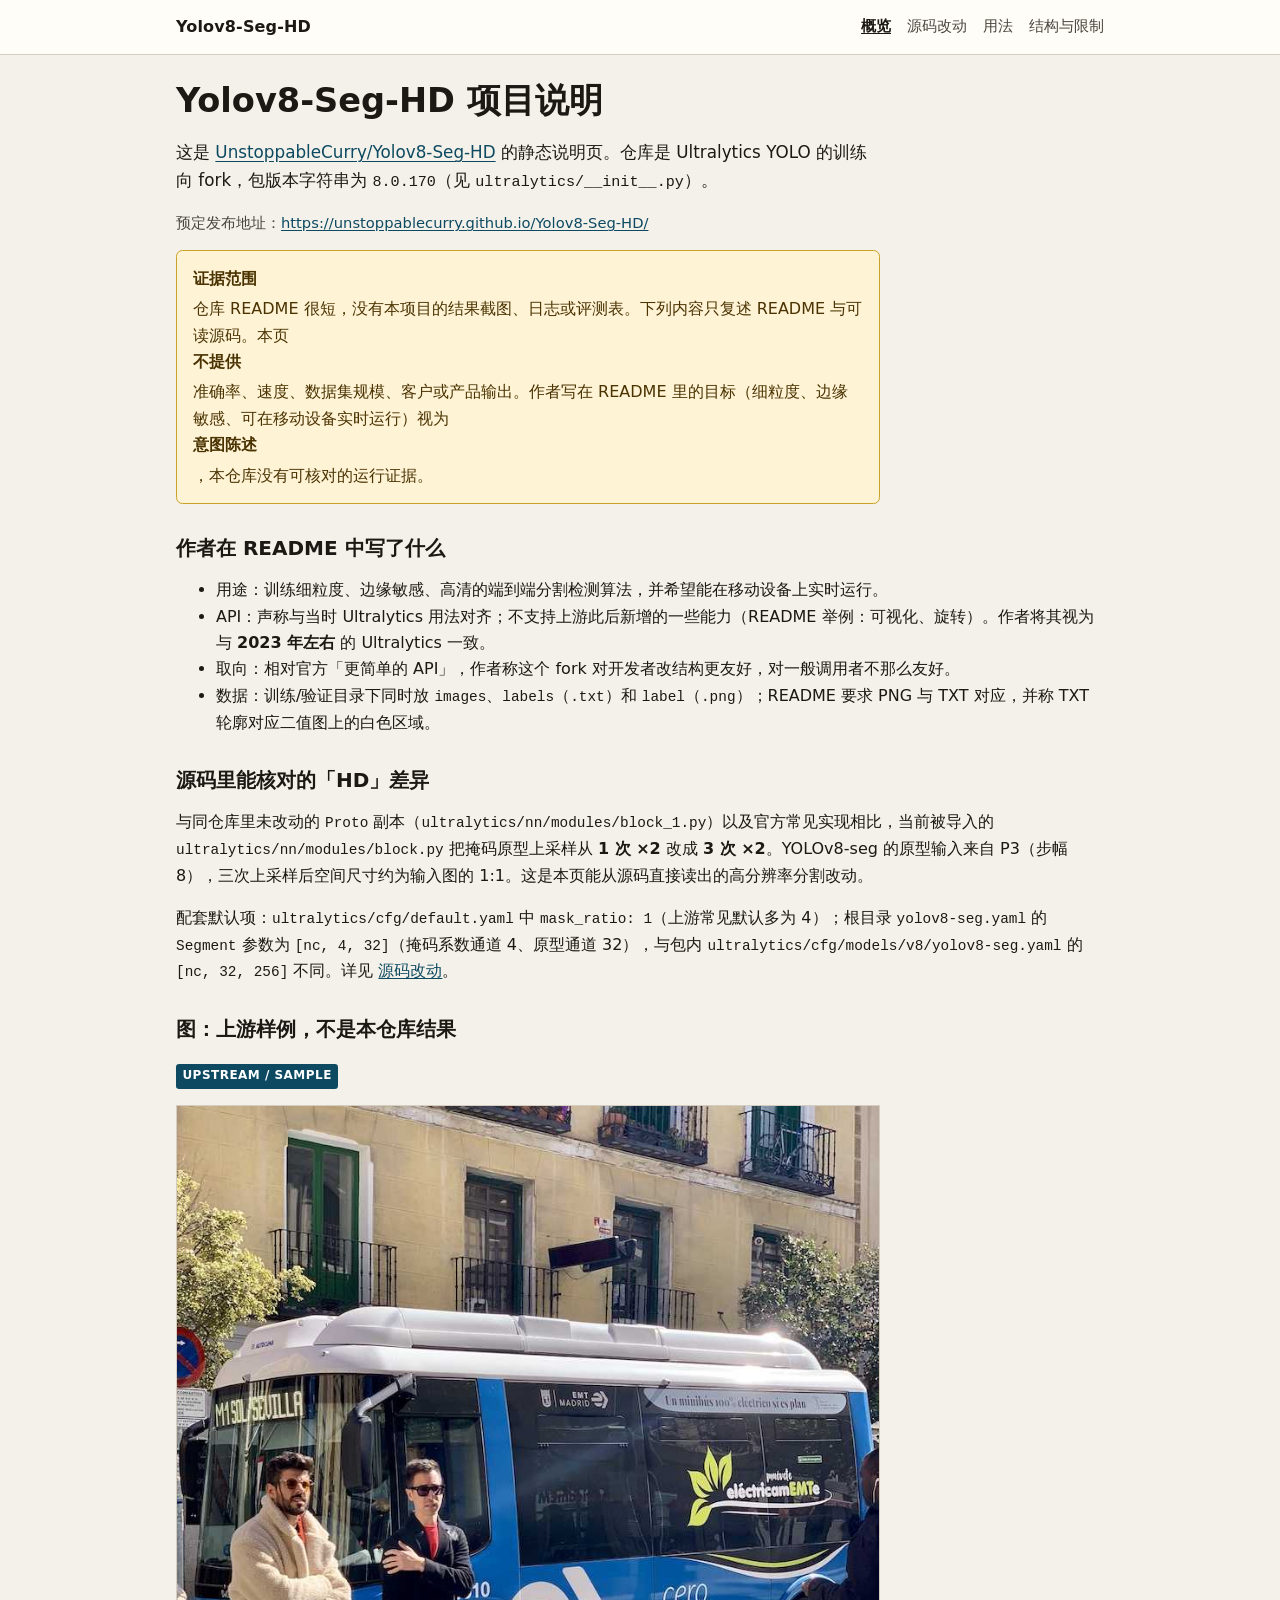
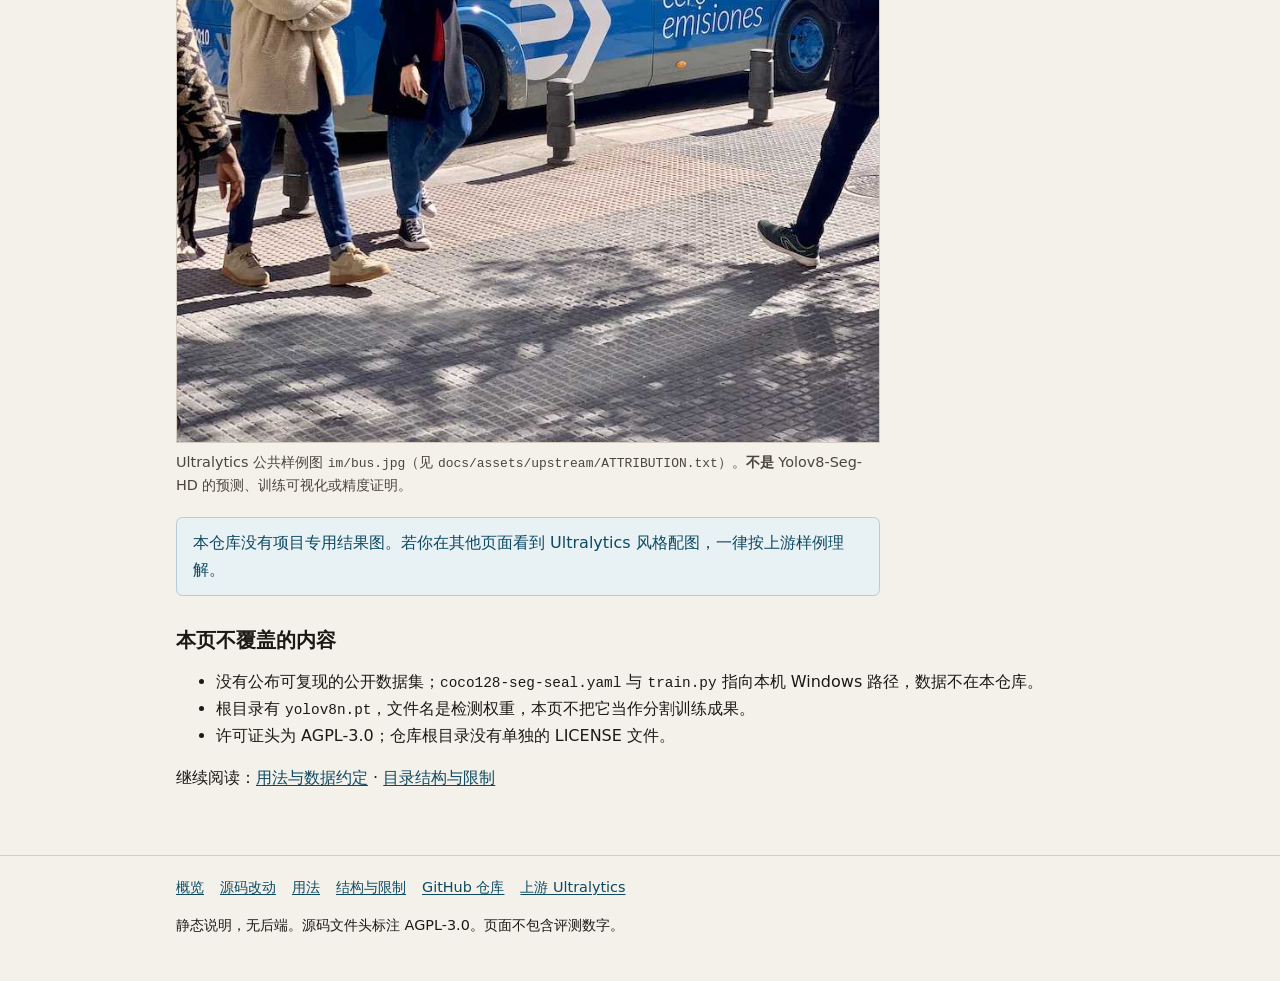
<file: docs/index.html>
<!DOCTYPE html>
<html lang="zh-Hans">
<head>
  <meta charset="utf-8">
  <meta name="viewport" content="width=device-width, initial-scale=1">
  <title>Yolov8-Seg-HD 项目说明</title>
  <meta name="description" content="Yolov8-Seg-HD 是基于 Ultralytics YOLOv8（约 8.0.170）的分割训练分支。本页只依据仓库 README 与源码说明改动，不含未经验证的精度或结果图。">
  <link rel="canonical" href="https://unstoppablecurry.github.io/Yolov8-Seg-HD/">
  <meta name="robots" content="index,follow">
  <meta name="theme-color" content="#0d4a62">
  <meta property="og:type" content="website">
  <meta property="og:locale" content="zh_CN">
  <meta property="og:title" content="Yolov8-Seg-HD 项目说明">
  <meta property="og:description" content="基于 README 与源码的诚实说明：高分辨率分割 Proto、数据约定与限制。不是效果展示页。">
  <meta property="og:url" content="https://unstoppablecurry.github.io/Yolov8-Seg-HD/">
  <meta name="twitter:card" content="summary">
  <link rel="stylesheet" href="assets/css/style.css">
  <script type="application/ld+json">
  {
    "@context": "https://schema.org",
    "@type": "SoftwareSourceCode",
    "name": "Yolov8-Seg-HD",
    "description": "Ultralytics YOLOv8 分割训练分支。页面内容仅来自本仓库 README 与源码，不含评测数字。",
    "codeRepository": "https://github.com/UnstoppableCurry/Yolov8-Seg-HD",
    "url": "https://unstoppablecurry.github.io/Yolov8-Seg-HD/",
    "programmingLanguage": "Python",
    "license": "https://www.gnu.org/licenses/agpl-3.0.html",
    "inLanguage": "zh-Hans",
    "isBasedOn": "https://github.com/ultralytics/ultralytics"
  }
  </script>
</head>
<body>
  <a class="skip-link" href="#main">跳到正文</a>
  <header class="site-header">
    <div class="wrap">
      <a class="brand" href="index.html">Yolov8-Seg-HD</a>
      <nav class="nav" aria-label="主导航">
        <a href="index.html" aria-current="page">概览</a>
        <a href="change.html">源码改动</a>
        <a href="usage.html">用法</a>
        <a href="notes.html">结构与限制</a>
      </nav>
    </div>
  </header>
  <main id="main" class="wrap">
    <h1>Yolov8-Seg-HD 项目说明</h1>
    <p class="lede">这是 <a href="https://github.com/UnstoppableCurry/Yolov8-Seg-HD">UnstoppableCurry/Yolov8-Seg-HD</a> 的静态说明页。仓库是 Ultralytics YOLO 的训练向 fork，包版本字符串为 <code>8.0.170</code>（见 <code>ultralytics/__init__.py</code>）。</p>
    <p class="meta">预定发布地址：<a href="https://unstoppablecurry.github.io/Yolov8-Seg-HD/">https://unstoppablecurry.github.io/Yolov8-Seg-HD/</a></p>

    <aside class="callout" aria-label="证据范围">
      <strong>证据范围</strong>
      仓库 README 很短，没有本项目的结果截图、日志或评测表。下列内容只复述 README 与可读源码。本页<strong>不提供</strong>准确率、速度、数据集规模、客户或产品输出。作者写在 README 里的目标（细粒度、边缘敏感、可在移动设备实时运行）视为<strong>意图陈述</strong>，本仓库没有可核对的运行证据。
    </aside>

    <h2>作者在 README 中写了什么</h2>
    <ul>
      <li>用途：训练细粒度、边缘敏感、高清的端到端分割检测算法，并希望能在移动设备上实时运行。</li>
      <li>API：声称与当时 Ultralytics 用法对齐；不支持上游此后新增的一些能力（README 举例：可视化、旋转）。作者将其视为与 <strong>2023 年左右</strong> 的 Ultralytics 一致。</li>
      <li>取向：相对官方「更简单的 API」，作者称这个 fork 对开发者改结构更友好，对一般调用者不那么友好。</li>
      <li>数据：训练/验证目录下同时放 <code>images</code>、<code>labels</code>（<code>.txt</code>）和 <code>label</code>（<code>.png</code>）；README 要求 PNG 与 TXT 对应，并称 TXT 轮廓对应二值图上的白色区域。</li>
    </ul>

    <h2>源码里能核对的「HD」差异</h2>
    <p>与同仓库里未改动的 <code>Proto</code> 副本（<code>ultralytics/nn/modules/block_1.py</code>）以及官方常见实现相比，当前被导入的 <code>ultralytics/nn/modules/block.py</code> 把掩码原型上采样从 <strong>1 次 ×2</strong> 改成 <strong>3 次 ×2</strong>。YOLOv8-seg 的原型输入来自 P3（步幅 8），三次上采样后空间尺寸约为输入图的 1:1。这是本页能从源码直接读出的高分辨率分割改动。</p>
    <p>配套默认项：<code>ultralytics/cfg/default.yaml</code> 中 <code>mask_ratio: 1</code>（上游常见默认多为 4）；根目录 <code>yolov8-seg.yaml</code> 的 <code>Segment</code> 参数为 <code>[nc, 4, 32]</code>（掩码系数通道 4、原型通道 32），与包内 <code>ultralytics/cfg/models/v8/yolov8-seg.yaml</code> 的 <code>[nc, 32, 256]</code> 不同。详见 <a href="change.html">源码改动</a>。</p>

    <h2>图：上游样例，不是本仓库结果</h2>
    <figure>
      <p><span class="badge">Upstream / sample</span></p>
      <img src="assets/upstream/bus.jpg" width="810" height="1080" alt="Ultralytics 上游公共样例：街景中的巴士。不是本仓库的训练或推理输出。">
      <figcaption>Ultralytics 公共样例图 <code>im/bus.jpg</code>（见 <code>docs/assets/upstream/ATTRIBUTION.txt</code>）。<strong>不是</strong> Yolov8-Seg-HD 的预测、训练可视化或精度证明。</figcaption>
    </figure>
    <p class="sample">本仓库没有项目专用结果图。若你在其他页面看到 Ultralytics 风格配图，一律按上游样例理解。</p>

    <h2>本页不覆盖的内容</h2>
    <ul>
      <li>没有公布可复现的公开数据集；<code>coco128-seg-seal.yaml</code> 与 <code>train.py</code> 指向本机 Windows 路径，数据不在本仓库。</li>
      <li>根目录有 <code>yolov8n.pt</code>，文件名是检测权重，本页不把它当作分割训练成果。</li>
      <li>许可证头为 AGPL-3.0；仓库根目录没有单独的 LICENSE 文件。</li>
    </ul>
    <p>继续阅读：<a href="usage.html">用法与数据约定</a> · <a href="notes.html">目录结构与限制</a></p>
  </main>
  <footer class="site-footer">
    <div class="wrap">
      <nav class="footer-nav" aria-label="页脚">
        <a href="index.html">概览</a>
        <a href="change.html">源码改动</a>
        <a href="usage.html">用法</a>
        <a href="notes.html">结构与限制</a>
        <a href="https://github.com/UnstoppableCurry/Yolov8-Seg-HD">GitHub 仓库</a>
        <a href="https://github.com/ultralytics/ultralytics">上游 Ultralytics</a>
      </nav>
      <p>静态说明，无后端。源码文件头标注 AGPL-3.0。页面不包含评测数字。</p>
    </div>
  </footer>
</body>
</html>
</file>
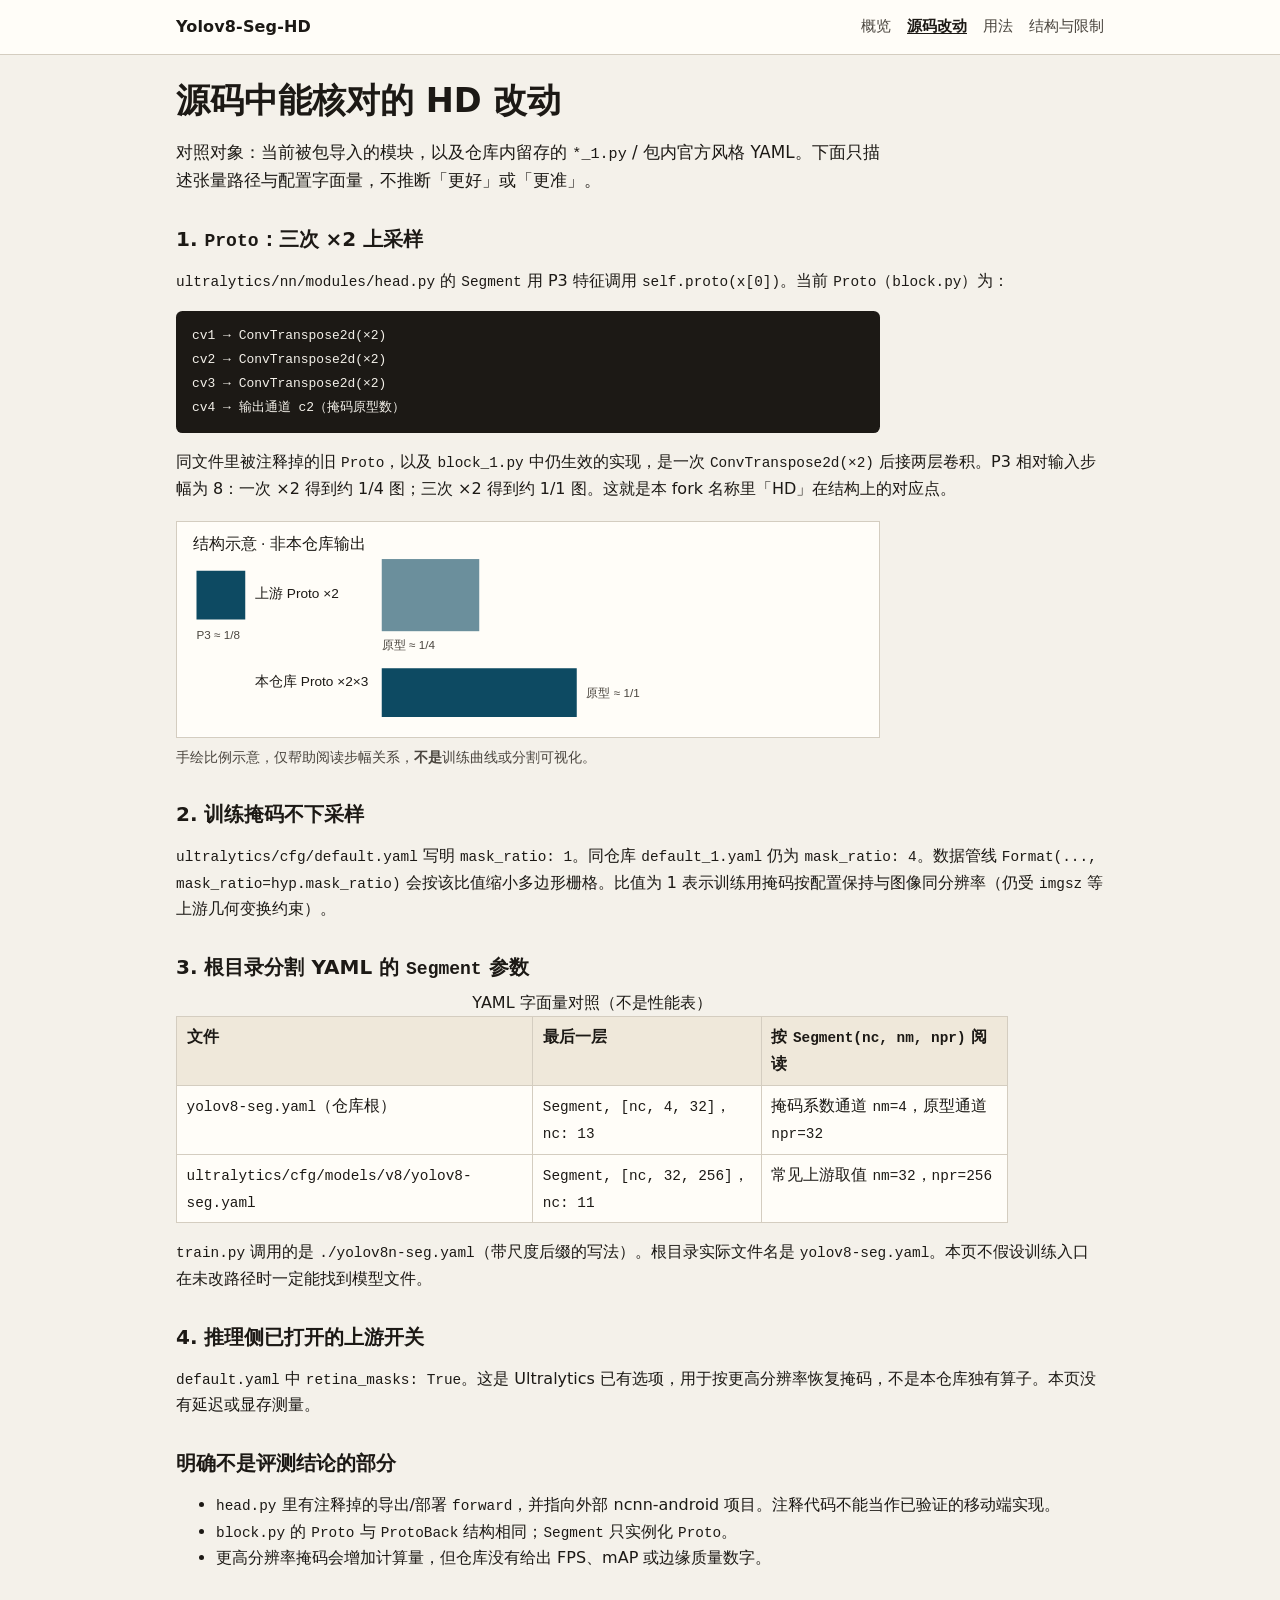
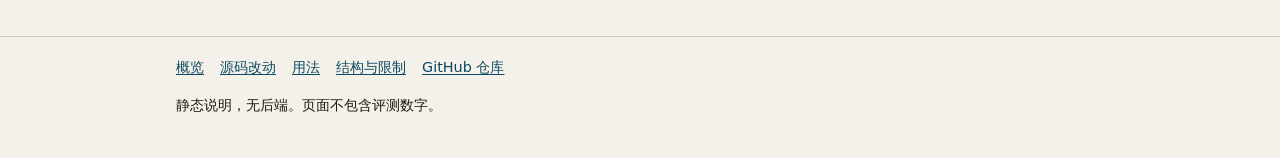
<file: docs/change.html>
<!DOCTYPE html>
<html lang="zh-Hans">
<head>
  <meta charset="utf-8">
  <meta name="viewport" content="width=device-width, initial-scale=1">
  <title>源码中的 HD 分割改动 · Yolov8-Seg-HD</title>
  <meta name="description" content="根据 block.py、default.yaml 与 yolov8-seg.yaml 核对的掩码原型上采样与训练分辨率设置。不含精度结论。">
  <link rel="canonical" href="https://unstoppablecurry.github.io/Yolov8-Seg-HD/change.html">
  <meta name="robots" content="index,follow">
  <meta name="theme-color" content="#0d4a62">
  <meta property="og:type" content="article">
  <meta property="og:locale" content="zh_CN">
  <meta property="og:title" content="源码中的 HD 分割改动 · Yolov8-Seg-HD">
  <meta property="og:description" content="Proto 三次转置卷积上采样、mask_ratio=1、根目录 Segment 参数。">
  <meta property="og:url" content="https://unstoppablecurry.github.io/Yolov8-Seg-HD/change.html">
  <link rel="stylesheet" href="assets/css/style.css">
</head>
<body>
  <a class="skip-link" href="#main">跳到正文</a>
  <header class="site-header">
    <div class="wrap">
      <a class="brand" href="index.html">Yolov8-Seg-HD</a>
      <nav class="nav" aria-label="主导航">
        <a href="index.html">概览</a>
        <a href="change.html" aria-current="page">源码改动</a>
        <a href="usage.html">用法</a>
        <a href="notes.html">结构与限制</a>
      </nav>
    </div>
  </header>
  <main id="main" class="wrap">
    <h1>源码中能核对的 HD 改动</h1>
    <p class="lede">对照对象：当前被包导入的模块，以及仓库内留存的 <code>*_1.py</code> / 包内官方风格 YAML。下面只描述张量路径与配置字面量，不推断「更好」或「更准」。</p>

    <h2>1. <code>Proto</code>：三次 ×2 上采样</h2>
    <p><code>ultralytics/nn/modules/head.py</code> 的 <code>Segment</code> 用 P3 特征调用 <code>self.proto(x[0])</code>。当前 <code>Proto</code>（<code>block.py</code>）为：</p>
    <pre><code>cv1 → ConvTranspose2d(×2)
cv2 → ConvTranspose2d(×2)
cv3 → ConvTranspose2d(×2)
cv4 → 输出通道 c2（掩码原型数）</code></pre>
    <p>同文件里被注释掉的旧 <code>Proto</code>，以及 <code>block_1.py</code> 中仍生效的实现，是一次 <code>ConvTranspose2d(×2)</code> 后接两层卷积。P3 相对输入步幅为 8：一次 ×2 得到约 1/4 图；三次 ×2 得到约 1/1 图。这就是本 fork 名称里「HD」在结构上的对应点。</p>
    <figure>
      <svg viewBox="0 0 720 220" role="img" aria-labelledby="proto-title proto-desc">
        <title id="proto-title">掩码原型空间尺寸示意（非推理结果）</title>
        <desc id="proto-desc">示意图：P3 特征图经一次或三次二倍上采样后的相对尺寸，不是模型输出截图。</desc>
        <rect x="0" y="0" width="720" height="220" fill="#fffdf8"/>
        <text x="16" y="28" fill="#1c1915" font-size="16" font-family="sans-serif">结构示意 · 非本仓库输出</text>
        <rect x="20" y="50" width="50" height="50" fill="#0d4a62"/>
        <text x="20" y="120" fill="#4a453e" font-size="12" font-family="sans-serif">P3 ≈ 1/8</text>
        <text x="80" y="78" fill="#1c1915" font-size="14" font-family="sans-serif">上游 Proto ×2</text>
        <rect x="210" y="38" width="100" height="74" fill="#6b8f9c"/>
        <text x="210" y="130" fill="#4a453e" font-size="12" font-family="sans-serif">原型 ≈ 1/4</text>
        <text x="80" y="168" fill="#1c1915" font-size="14" font-family="sans-serif">本仓库 Proto ×2×3</text>
        <rect x="210" y="150" width="200" height="50" fill="#0d4a62"/>
        <text x="420" y="180" fill="#4a453e" font-size="12" font-family="sans-serif">原型 ≈ 1/1</text>
      </svg>
      <figcaption>手绘比例示意，仅帮助阅读步幅关系，<strong>不是</strong>训练曲线或分割可视化。</figcaption>
    </figure>

    <h2>2. 训练掩码不下采样</h2>
    <p><code>ultralytics/cfg/default.yaml</code> 写明 <code>mask_ratio: 1</code>。同仓库 <code>default_1.yaml</code> 仍为 <code>mask_ratio: 4</code>。数据管线 <code>Format(..., mask_ratio=hyp.mask_ratio)</code> 会按该比值缩小多边形栅格。比值为 1 表示训练用掩码按配置保持与图像同分辨率（仍受 <code>imgsz</code> 等上游几何变换约束）。</p>

    <h2>3. 根目录分割 YAML 的 <code>Segment</code> 参数</h2>
    <div class="table-wrap">
      <table>
        <caption>YAML 字面量对照（不是性能表）</caption>
        <thead>
          <tr>
            <th scope="col">文件</th>
            <th scope="col">最后一层</th>
            <th scope="col">按 <code>Segment(nc, nm, npr)</code> 阅读</th>
          </tr>
        </thead>
        <tbody>
          <tr>
            <td><code>yolov8-seg.yaml</code>（仓库根）</td>
            <td><code>Segment, [nc, 4, 32]</code>，<code>nc: 13</code></td>
            <td>掩码系数通道 <code>nm=4</code>，原型通道 <code>npr=32</code></td>
          </tr>
          <tr>
            <td><code>ultralytics/cfg/models/v8/yolov8-seg.yaml</code></td>
            <td><code>Segment, [nc, 32, 256]</code>，<code>nc: 11</code></td>
            <td>常见上游取值 <code>nm=32</code>，<code>npr=256</code></td>
          </tr>
        </tbody>
      </table>
    </div>
    <p><code>train.py</code> 调用的是 <code>./yolov8n-seg.yaml</code>（带尺度后缀的写法）。根目录实际文件名是 <code>yolov8-seg.yaml</code>。本页不假设训练入口在未改路径时一定能找到模型文件。</p>

    <h2>4. 推理侧已打开的上游开关</h2>
    <p><code>default.yaml</code> 中 <code>retina_masks: True</code>。这是 Ultralytics 已有选项，用于按更高分辨率恢复掩码，不是本仓库独有算子。本页没有延迟或显存测量。</p>

    <h2>明确不是评测结论的部分</h2>
    <ul>
      <li><code>head.py</code> 里有注释掉的导出/部署 <code>forward</code>，并指向外部 ncnn-android 项目。注释代码不能当作已验证的移动端实现。</li>
      <li><code>block.py</code> 的 <code>Proto</code> 与 <code>ProtoBack</code> 结构相同；<code>Segment</code> 只实例化 <code>Proto</code>。</li>
      <li>更高分辨率掩码会增加计算量，但仓库没有给出 FPS、mAP 或边缘质量数字。</li>
    </ul>
  </main>
  <footer class="site-footer">
    <div class="wrap">
      <nav class="footer-nav" aria-label="页脚">
        <a href="index.html">概览</a>
        <a href="change.html">源码改动</a>
        <a href="usage.html">用法</a>
        <a href="notes.html">结构与限制</a>
        <a href="https://github.com/UnstoppableCurry/Yolov8-Seg-HD">GitHub 仓库</a>
      </nav>
      <p>静态说明，无后端。页面不包含评测数字。</p>
    </div>
  </footer>
</body>
</html>
</file>
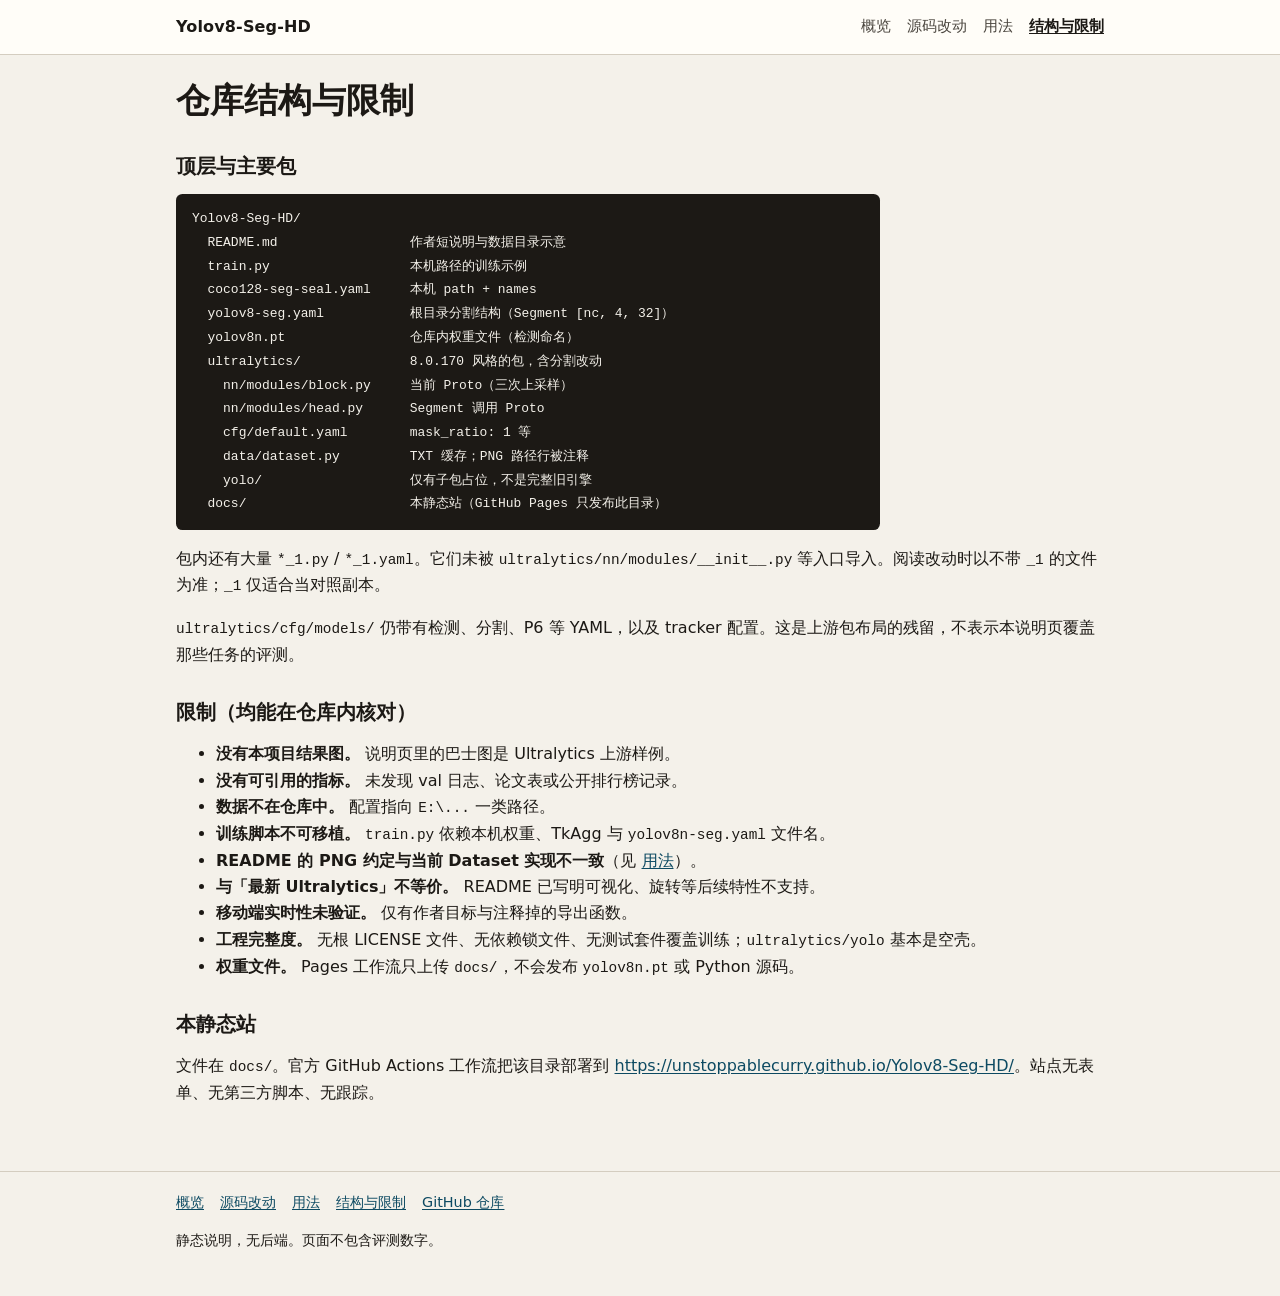
<file: docs/notes.html>
<!DOCTYPE html>
<html lang="zh-Hans">
<head>
  <meta charset="utf-8">
  <meta name="viewport" content="width=device-width, initial-scale=1">
  <title>仓库结构与限制 · Yolov8-Seg-HD</title>
  <meta name="description" content="Yolov8-Seg-HD 目录树与已知限制：本机路径、重复文件、无项目结果图、Pages 只发布 docs/。">
  <link rel="canonical" href="https://unstoppablecurry.github.io/Yolov8-Seg-HD/notes.html">
  <meta name="robots" content="index,follow">
  <meta name="theme-color" content="#0d4a62">
  <meta property="og:type" content="article">
  <meta property="og:locale" content="zh_CN">
  <meta property="og:title" content="仓库结构与限制 · Yolov8-Seg-HD">
  <meta property="og:description" content="目录说明与诚实限制，无客户或基准数据。">
  <meta property="og:url" content="https://unstoppablecurry.github.io/Yolov8-Seg-HD/notes.html">
  <link rel="stylesheet" href="assets/css/style.css">
</head>
<body>
  <a class="skip-link" href="#main">跳到正文</a>
  <header class="site-header">
    <div class="wrap">
      <a class="brand" href="index.html">Yolov8-Seg-HD</a>
      <nav class="nav" aria-label="主导航">
        <a href="index.html">概览</a>
        <a href="change.html">源码改动</a>
        <a href="usage.html">用法</a>
        <a href="notes.html" aria-current="page">结构与限制</a>
      </nav>
    </div>
  </header>
  <main id="main" class="wrap">
    <h1>仓库结构与限制</h1>

    <h2>顶层与主要包</h2>
    <pre class="tree"><code>Yolov8-Seg-HD/
  README.md                 作者短说明与数据目录示意
  train.py                  本机路径的训练示例
  coco128-seg-seal.yaml     本机 path + names
  yolov8-seg.yaml           根目录分割结构（Segment [nc, 4, 32]）
  yolov8n.pt                仓库内权重文件（检测命名）
  ultralytics/              8.0.170 风格的包，含分割改动
    nn/modules/block.py     当前 Proto（三次上采样）
    nn/modules/head.py      Segment 调用 Proto
    cfg/default.yaml        mask_ratio: 1 等
    data/dataset.py         TXT 缓存；PNG 路径行被注释
    yolo/                   仅有子包占位，不是完整旧引擎
  docs/                     本静态站（GitHub Pages 只发布此目录）</code></pre>
    <p>包内还有大量 <code>*_1.py</code> / <code>*_1.yaml</code>。它们未被 <code>ultralytics/nn/modules/__init__.py</code> 等入口导入。阅读改动时以不带 <code>_1</code> 的文件为准；<code>_1</code> 仅适合当对照副本。</p>
    <p><code>ultralytics/cfg/models/</code> 仍带有检测、分割、P6 等 YAML，以及 tracker 配置。这是上游包布局的残留，不表示本说明页覆盖那些任务的评测。</p>

    <h2>限制（均能在仓库内核对）</h2>
    <ul>
      <li><strong>没有本项目结果图。</strong> 说明页里的巴士图是 Ultralytics 上游样例。</li>
      <li><strong>没有可引用的指标。</strong> 未发现 val 日志、论文表或公开排行榜记录。</li>
      <li><strong>数据不在仓库中。</strong> 配置指向 <code>E:\...</code> 一类路径。</li>
      <li><strong>训练脚本不可移植。</strong> <code>train.py</code> 依赖本机权重、TkAgg 与 <code>yolov8n-seg.yaml</code> 文件名。</li>
      <li><strong>README 的 PNG 约定与当前 Dataset 实现不一致</strong>（见 <a href="usage.html">用法</a>）。</li>
      <li><strong>与「最新 Ultralytics」不等价。</strong> README 已写明可视化、旋转等后续特性不支持。</li>
      <li><strong>移动端实时性未验证。</strong> 仅有作者目标与注释掉的导出函数。</li>
      <li><strong>工程完整度。</strong> 无根 LICENSE 文件、无依赖锁文件、无测试套件覆盖训练；<code>ultralytics/yolo</code> 基本是空壳。</li>
      <li><strong>权重文件。</strong> Pages 工作流只上传 <code>docs/</code>，不会发布 <code>yolov8n.pt</code> 或 Python 源码。</li>
    </ul>

    <h2>本静态站</h2>
    <p>文件在 <code>docs/</code>。官方 GitHub Actions 工作流把该目录部署到 <a href="https://unstoppablecurry.github.io/Yolov8-Seg-HD/">https://unstoppablecurry.github.io/Yolov8-Seg-HD/</a>。站点无表单、无第三方脚本、无跟踪。</p>
  </main>
  <footer class="site-footer">
    <div class="wrap">
      <nav class="footer-nav" aria-label="页脚">
        <a href="index.html">概览</a>
        <a href="change.html">源码改动</a>
        <a href="usage.html">用法</a>
        <a href="notes.html">结构与限制</a>
        <a href="https://github.com/UnstoppableCurry/Yolov8-Seg-HD">GitHub 仓库</a>
      </nav>
      <p>静态说明，无后端。页面不包含评测数字。</p>
    </div>
  </footer>
</body>
</html>
</file>
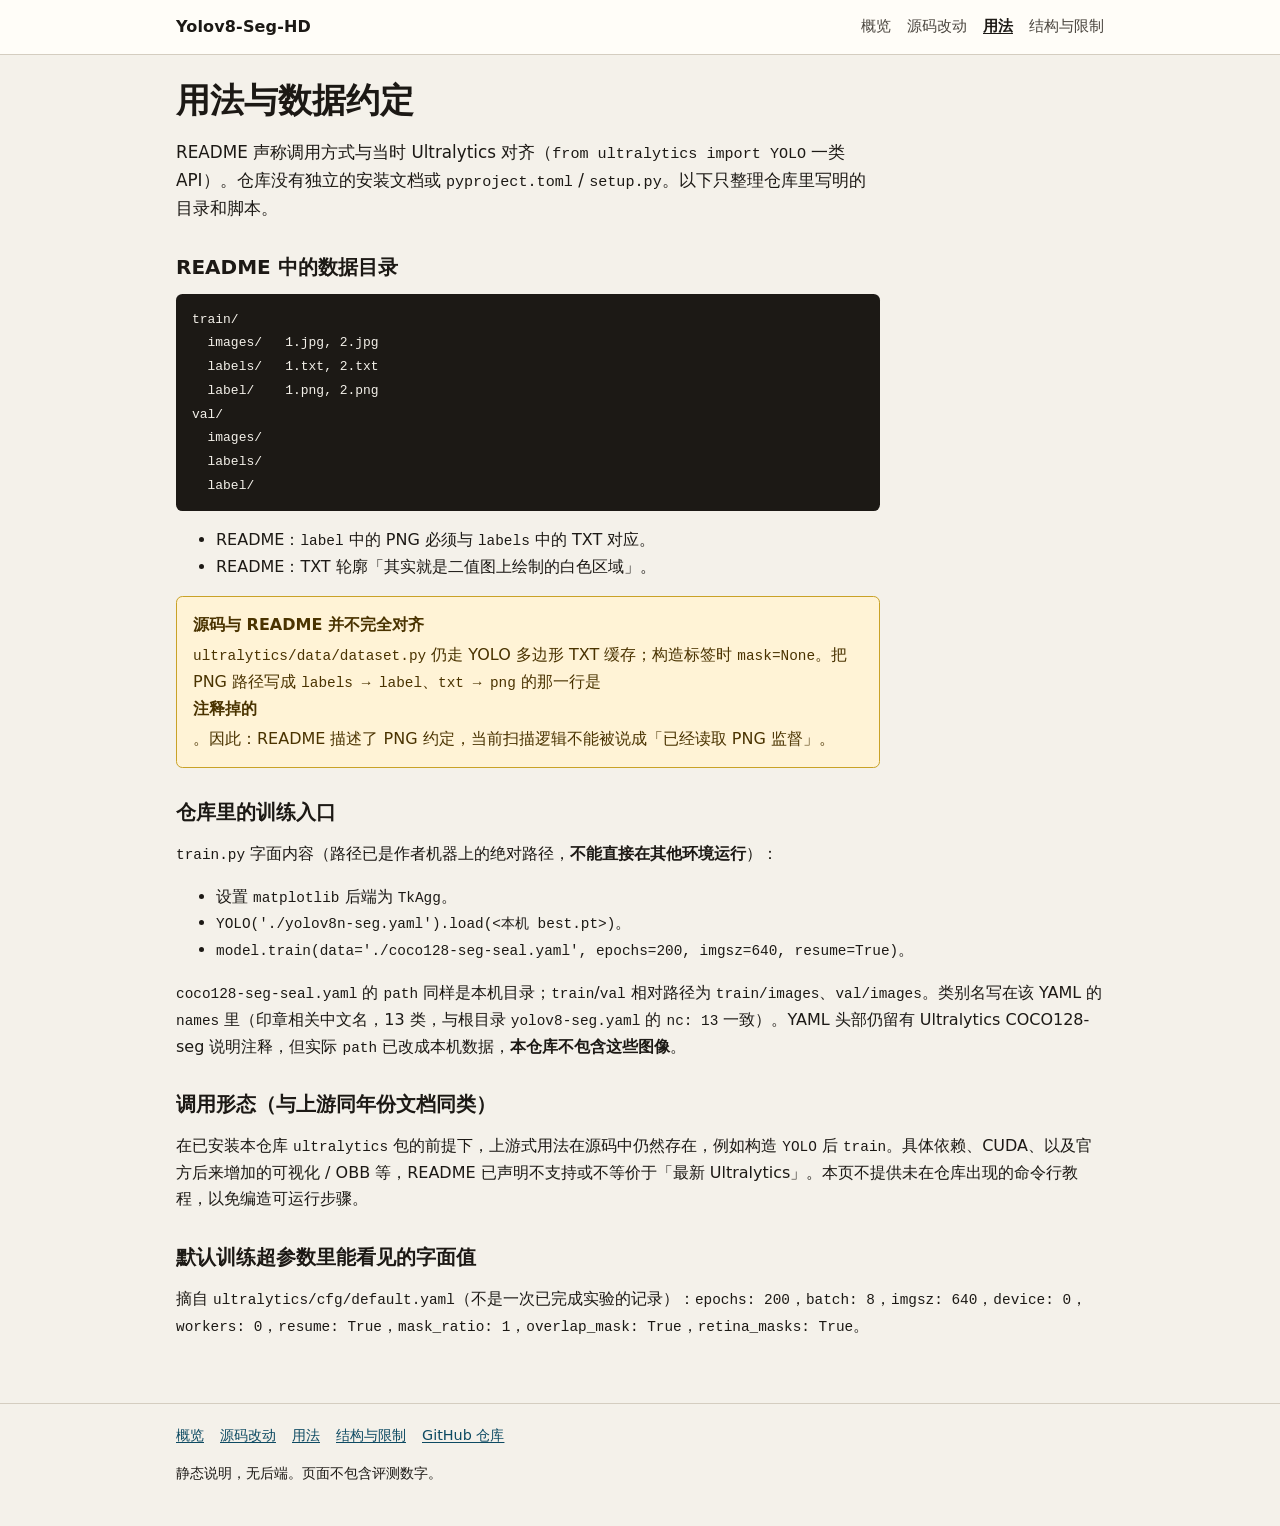
<file: docs/usage.html>
<!DOCTYPE html>
<html lang="zh-Hans">
<head>
  <meta charset="utf-8">
  <meta name="viewport" content="width=device-width, initial-scale=1">
  <title>用法与数据约定 · Yolov8-Seg-HD</title>
  <meta name="description" content="按 README 与 train.py 复述的数据目录和训练入口。路径是作者本机示例，不是可下载数据集。">
  <link rel="canonical" href="https://unstoppablecurry.github.io/Yolov8-Seg-HD/usage.html">
  <meta name="robots" content="index,follow">
  <meta name="theme-color" content="#0d4a62">
  <meta property="og:type" content="article">
  <meta property="og:locale" content="zh_CN">
  <meta property="og:title" content="用法与数据约定 · Yolov8-Seg-HD">
  <meta property="og:description" content="README 中的 images / labels / label 目录约定，以及仓库内训练脚本的字面用法。">
  <meta property="og:url" content="https://unstoppablecurry.github.io/Yolov8-Seg-HD/usage.html">
  <link rel="stylesheet" href="assets/css/style.css">
</head>
<body>
  <a class="skip-link" href="#main">跳到正文</a>
  <header class="site-header">
    <div class="wrap">
      <a class="brand" href="index.html">Yolov8-Seg-HD</a>
      <nav class="nav" aria-label="主导航">
        <a href="index.html">概览</a>
        <a href="change.html">源码改动</a>
        <a href="usage.html" aria-current="page">用法</a>
        <a href="notes.html">结构与限制</a>
      </nav>
    </div>
  </header>
  <main id="main" class="wrap">
    <h1>用法与数据约定</h1>
    <p class="lede">README 声称调用方式与当时 Ultralytics 对齐（<code>from ultralytics import YOLO</code> 一类 API）。仓库没有独立的安装文档或 <code>pyproject.toml</code> / <code>setup.py</code>。以下只整理仓库里写明的目录和脚本。</p>

    <h2>README 中的数据目录</h2>
    <pre><code>train/
  images/   1.jpg, 2.jpg
  labels/   1.txt, 2.txt
  label/    1.png, 2.png
val/
  images/
  labels/
  label/</code></pre>
    <ul>
      <li>README：<code>label</code> 中的 PNG 必须与 <code>labels</code> 中的 TXT 对应。</li>
      <li>README：TXT 轮廓「其实就是二值图上绘制的白色区域」。</li>
    </ul>
    <aside class="callout" aria-label="加载器现状">
      <strong>源码与 README 并不完全对齐</strong>
      <code>ultralytics/data/dataset.py</code> 仍走 YOLO 多边形 TXT 缓存；构造标签时 <code>mask=None</code>。把 PNG 路径写成 <code>labels → label</code>、<code>txt → png</code> 的那一行是<strong>注释掉的</strong>。因此：README 描述了 PNG 约定，当前扫描逻辑不能被说成「已经读取 PNG 监督」。
    </aside>

    <h2>仓库里的训练入口</h2>
    <p><code>train.py</code> 字面内容（路径已是作者机器上的绝对路径，<strong>不能直接在其他环境运行</strong>）：</p>
    <ul>
      <li>设置 <code>matplotlib</code> 后端为 <code>TkAgg</code>。</li>
      <li><code>YOLO('./yolov8n-seg.yaml').load(&lt;本机 best.pt&gt;)</code>。</li>
      <li><code>model.train(data='./coco128-seg-seal.yaml', epochs=200, imgsz=640, resume=True)</code>。</li>
    </ul>
    <p><code>coco128-seg-seal.yaml</code> 的 <code>path</code> 同样是本机目录；<code>train</code>/<code>val</code> 相对路径为 <code>train/images</code>、<code>val/images</code>。类别名写在该 YAML 的 <code>names</code> 里（印章相关中文名，13 类，与根目录 <code>yolov8-seg.yaml</code> 的 <code>nc: 13</code> 一致）。YAML 头部仍留有 Ultralytics COCO128-seg 说明注释，但实际 <code>path</code> 已改成本机数据，<strong>本仓库不包含这些图像</strong>。</p>

    <h2>调用形态（与上游同年份文档同类）</h2>
    <p>在已安装本仓库 <code>ultralytics</code> 包的前提下，上游式用法在源码中仍然存在，例如构造 <code>YOLO</code> 后 <code>train</code>。具体依赖、CUDA、以及官方后来增加的可视化 / OBB 等，README 已声明不支持或不等价于「最新 Ultralytics」。本页不提供未在仓库出现的命令行教程，以免编造可运行步骤。</p>

    <h2>默认训练超参数里能看见的字面值</h2>
    <p>摘自 <code>ultralytics/cfg/default.yaml</code>（不是一次已完成实验的记录）：<code>epochs: 200</code>，<code>batch: 8</code>，<code>imgsz: 640</code>，<code>device: 0</code>，<code>workers: 0</code>，<code>resume: True</code>，<code>mask_ratio: 1</code>，<code>overlap_mask: True</code>，<code>retina_masks: True</code>。</p>
  </main>
  <footer class="site-footer">
    <div class="wrap">
      <nav class="footer-nav" aria-label="页脚">
        <a href="index.html">概览</a>
        <a href="change.html">源码改动</a>
        <a href="usage.html">用法</a>
        <a href="notes.html">结构与限制</a>
        <a href="https://github.com/UnstoppableCurry/Yolov8-Seg-HD">GitHub 仓库</a>
      </nav>
      <p>静态说明，无后端。页面不包含评测数字。</p>
    </div>
  </footer>
</body>
</html>
</file>
<file: docs/assets/css/style.css>
:root {
  --bg: #f4f1ea;
  --bg-card: #fffdf8;
  --ink: #1c1915;
  --muted: #4a453e;
  --line: #d4cdc0;
  --accent: #0d4a62;
  --accent-ink: #083445;
  --warn-bg: #fff3d6;
  --warn-ink: #4a3300;
  --warn-line: #c9a227;
  --sample-bg: #e8f1f4;
  --sample-ink: #0d4a62;
  --focus: #0b3d4f;
  --max: 44rem;
}

*,
*::before,
*::after {
  box-sizing: border-box;
}

html {
  scroll-behavior: smooth;
}

@media (prefers-reduced-motion: reduce) {
  html {
    scroll-behavior: auto;
  }

  * {
    animation: none !important;
    transition: none !important;
  }
}

body {
  margin: 0;
  font-family: "Noto Sans SC", "Source Han Sans SC", "PingFang SC", "Microsoft YaHei", system-ui, sans-serif;
  line-height: 1.65;
  color: var(--ink);
  background: var(--bg);
}

a {
  color: var(--accent);
  text-underline-offset: 0.15em;
}

a:hover {
  color: var(--accent-ink);
}

a:focus-visible,
button:focus-visible {
  outline: 3px solid var(--focus);
  outline-offset: 3px;
}

.skip-link {
  position: absolute;
  left: 0.75rem;
  top: -3rem;
  z-index: 10;
  padding: 0.4rem 0.7rem;
  background: var(--ink);
  color: #fff;
  text-decoration: none;
}

.skip-link:focus {
  top: 0.75rem;
}

.wrap {
  width: min(calc(100% - 2rem), 58rem);
  margin-inline: auto;
}

.site-header {
  border-bottom: 1px solid var(--line);
  background: var(--bg-card);
}

.site-header .wrap {
  display: flex;
  flex-wrap: wrap;
  align-items: center;
  justify-content: space-between;
  gap: 0.75rem 1.25rem;
  padding: 0.85rem 0;
}

.brand {
  text-decoration: none;
  color: var(--ink);
  font-weight: 700;
  letter-spacing: 0.01em;
}

.nav {
  display: flex;
  flex-wrap: wrap;
  gap: 0.4rem 1rem;
}

.nav a {
  text-decoration: none;
  color: var(--muted);
  font-size: 0.95rem;
}

.nav a[aria-current="page"] {
  color: var(--ink);
  font-weight: 650;
  text-decoration: underline;
}

main {
  padding: 1.6rem 0 3rem;
}

h1,
h2,
h3 {
  line-height: 1.25;
  font-weight: 700;
}

h1 {
  font-size: clamp(1.6rem, 4vw, 2.1rem);
  margin: 0 0 0.75rem;
}

h2 {
  font-size: 1.25rem;
  margin: 2rem 0 0.6rem;
}

h3 {
  font-size: 1.05rem;
  margin: 1.4rem 0 0.4rem;
}

p,
li {
  color: var(--ink);
}

.lede {
  font-size: 1.05rem;
  max-width: var(--max);
}

.meta {
  color: var(--muted);
  font-size: 0.92rem;
}

.callout {
  max-width: var(--max);
  border: 1px solid var(--warn-line);
  background: var(--warn-bg);
  color: var(--warn-ink);
  padding: 0.9rem 1rem;
  border-radius: 0.4rem;
}

.callout strong {
  display: block;
  margin-bottom: 0.25rem;
}

.sample {
  max-width: var(--max);
  border: 1px solid #b7cdd4;
  background: var(--sample-bg);
  color: var(--sample-ink);
  padding: 0.75rem 1rem;
  border-radius: 0.4rem;
}

figure {
  margin: 1.2rem 0;
  max-width: var(--max);
}

figure img,
figure svg {
  display: block;
  width: 100%;
  height: auto;
  border: 1px solid var(--line);
  background: #fff;
}

figcaption {
  margin-top: 0.5rem;
  font-size: 0.9rem;
  color: var(--muted);
}

.badge {
  display: inline-block;
  font-size: 0.75rem;
  font-weight: 700;
  letter-spacing: 0.04em;
  text-transform: uppercase;
  padding: 0.15rem 0.4rem;
  border-radius: 0.2rem;
  background: #0d4a62;
  color: #fff;
}

pre,
code {
  font-family: ui-monospace, "SFMono-Regular", Consolas, monospace;
  font-size: 0.9em;
}

pre {
  overflow: auto;
  padding: 0.85rem 1rem;
  background: #1c1915;
  color: #f4f1ea;
  border-radius: 0.4rem;
  max-width: var(--max);
}

.table-wrap {
  overflow-x: auto;
  max-width: 100%;
}

table {
  border-collapse: collapse;
  width: min(100%, 52rem);
  background: var(--bg-card);
}

th,
td {
  border: 1px solid var(--line);
  padding: 0.45rem 0.6rem;
  text-align: left;
  vertical-align: top;
}

th {
  background: #efe8da;
}

.tree {
  max-width: var(--max);
}

.site-footer {
  border-top: 1px solid var(--line);
  padding: 1.2rem 0 2rem;
  color: var(--muted);
  font-size: 0.9rem;
}

.footer-nav {
  display: flex;
  flex-wrap: wrap;
  gap: 0.5rem 1rem;
  margin-bottom: 0.6rem;
}

@media (max-width: 40rem) {
  .site-header .wrap {
    align-items: flex-start;
  }

  .nav {
    width: 100%;
  }
}
</file>
